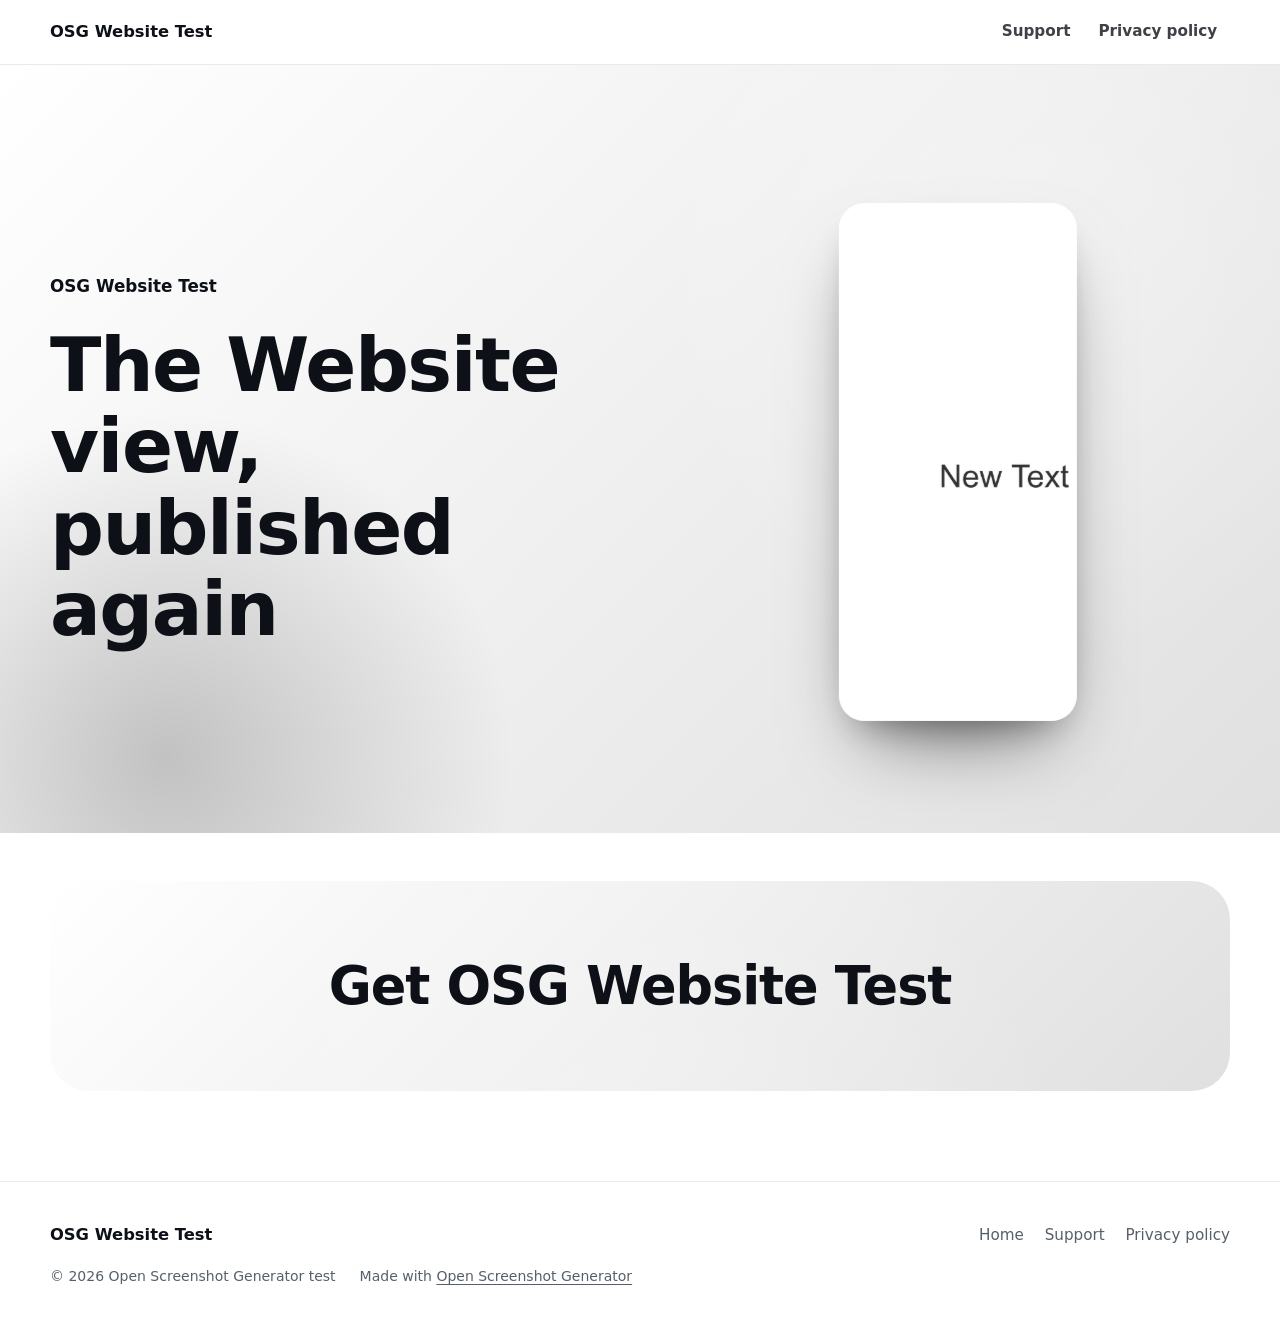
<file: index.html>
<!doctype html>
<html lang="en-US" dir="ltr" data-locale="en-US">
<head>
<meta charset="utf-8">
<meta name="viewport" content="width=device-width, initial-scale=1">
<title>OSG Website Test: The Website view, published again</title>
<meta name="description" content="A test of the Website view in Open Screenshot Generator">
<meta name="theme-color" content="#ffffff">
<meta property="og:type" content="website">
<meta property="og:title" content="OSG Website Test: The Website view, published again">
<meta property="og:description" content="A test of the Website view in Open Screenshot Generator">
<meta property="og:url" content="https://dotnetdreamer.github.io/osg-website-test/">
<meta property="og:image" content="https://dotnetdreamer.github.io/osg-website-test/assets/shots/2256c862039c.jpg">
<meta name="twitter:card" content="summary_large_image">
<link rel="canonical" href="https://dotnetdreamer.github.io/osg-website-test/">

<link rel="stylesheet" href="assets/site.css">
</head>
<body class="page-home">
<a class="skip" href="#main">Skip to content</a>
<header class="top"><div class="wrap">
<a class="brand" href="./"><span>OSG Website Test</span></a>
<nav class="links" aria-label="Pages"><a href="support/">Support</a><a href="privacy/">Privacy policy</a></nav>

</div></header>
<main id="main">
<section class="hero"><div class="wrap">
<div class="copy">
<p class="eyebrow"><span>OSG Website Test</span></p>
<h1>The Website view, published again</h1>


</div>
<div class="fan" aria-hidden="true"><img class="c" src="assets/shots/2256c862039c.jpg" width="760" height="1652" alt="New Text" decoding="async"></div>
</div></section>


<section class="cta"><div class="wrap"><div class="box"><h2>Get OSG Website Test</h2></div></div></section>
<script type="application/ld+json">{"@context":"https://schema.org","@type":"MobileApplication","name":"OSG Website Test","description":"A test of the Website view in Open Screenshot Generator","author":{"@type":"Organization","name":"Open Screenshot Generator test"},"sameAs":[]}</script>
</main>
<footer class="foot"><div class="wrap">
<a class="brand" href="./"><span>OSG Website Test</span></a>
<nav aria-label="Pages"><a href="./">Home</a><a href="support/">Support</a><a href="privacy/">Privacy policy</a></nav>
<div class="fine"><span>&copy; 2026 Open Screenshot Generator test</span><span>Made with <a href="https://openscrgen.app">Open Screenshot Generator</a></span></div>
</div></footer>

<script>(function(){var d=document;d.addEventListener('click',function(e){d.querySelectorAll('details.lang[open]').forEach(function(x){if(!x.contains(e.target))x.removeAttribute('open')})});try{if(sessionStorage.getItem('osg-lang-dismissed'))return}catch(e){}var here=(d.documentElement.getAttribute('data-locale')||'').toLowerCase(),links=[].slice.call(d.querySelectorAll('.lang a[data-lang]')),want=(navigator.languages||[navigator.language||'']).map(function(x){return String(x).toLowerCase()});if(!links.length)return;function pick(){for(var i=0;i<want.length;i++){var w=want[i];if(!w)continue;var exact=links.filter(function(a){return a.getAttribute('data-lang').toLowerCase()===w})[0];if(exact)return exact;var p=w.split('-')[0],same=links.filter(function(a){return a.getAttribute('data-lang').toLowerCase().split('-')[0]===p})[0];if(same)return same}return null}var best=pick();if(!best||best.getAttribute('data-lang').toLowerCase()===here)return;if(here.split('-')[0]===best.getAttribute('data-lang').toLowerCase().split('-')[0])return;var s=d.getElementById('osg-suggest');if(!s)return;var a=s.querySelector('a');a.setAttribute('href',best.getAttribute('href'));a.setAttribute('lang',best.getAttribute('lang'));a.querySelector('span').textContent=best.textContent;s.classList.add('show');s.querySelector('button').addEventListener('click',function(){s.classList.remove('show');try{sessionStorage.setItem('osg-lang-dismissed','1')}catch(e){}})})();</script>
</body>
</html>
</file>
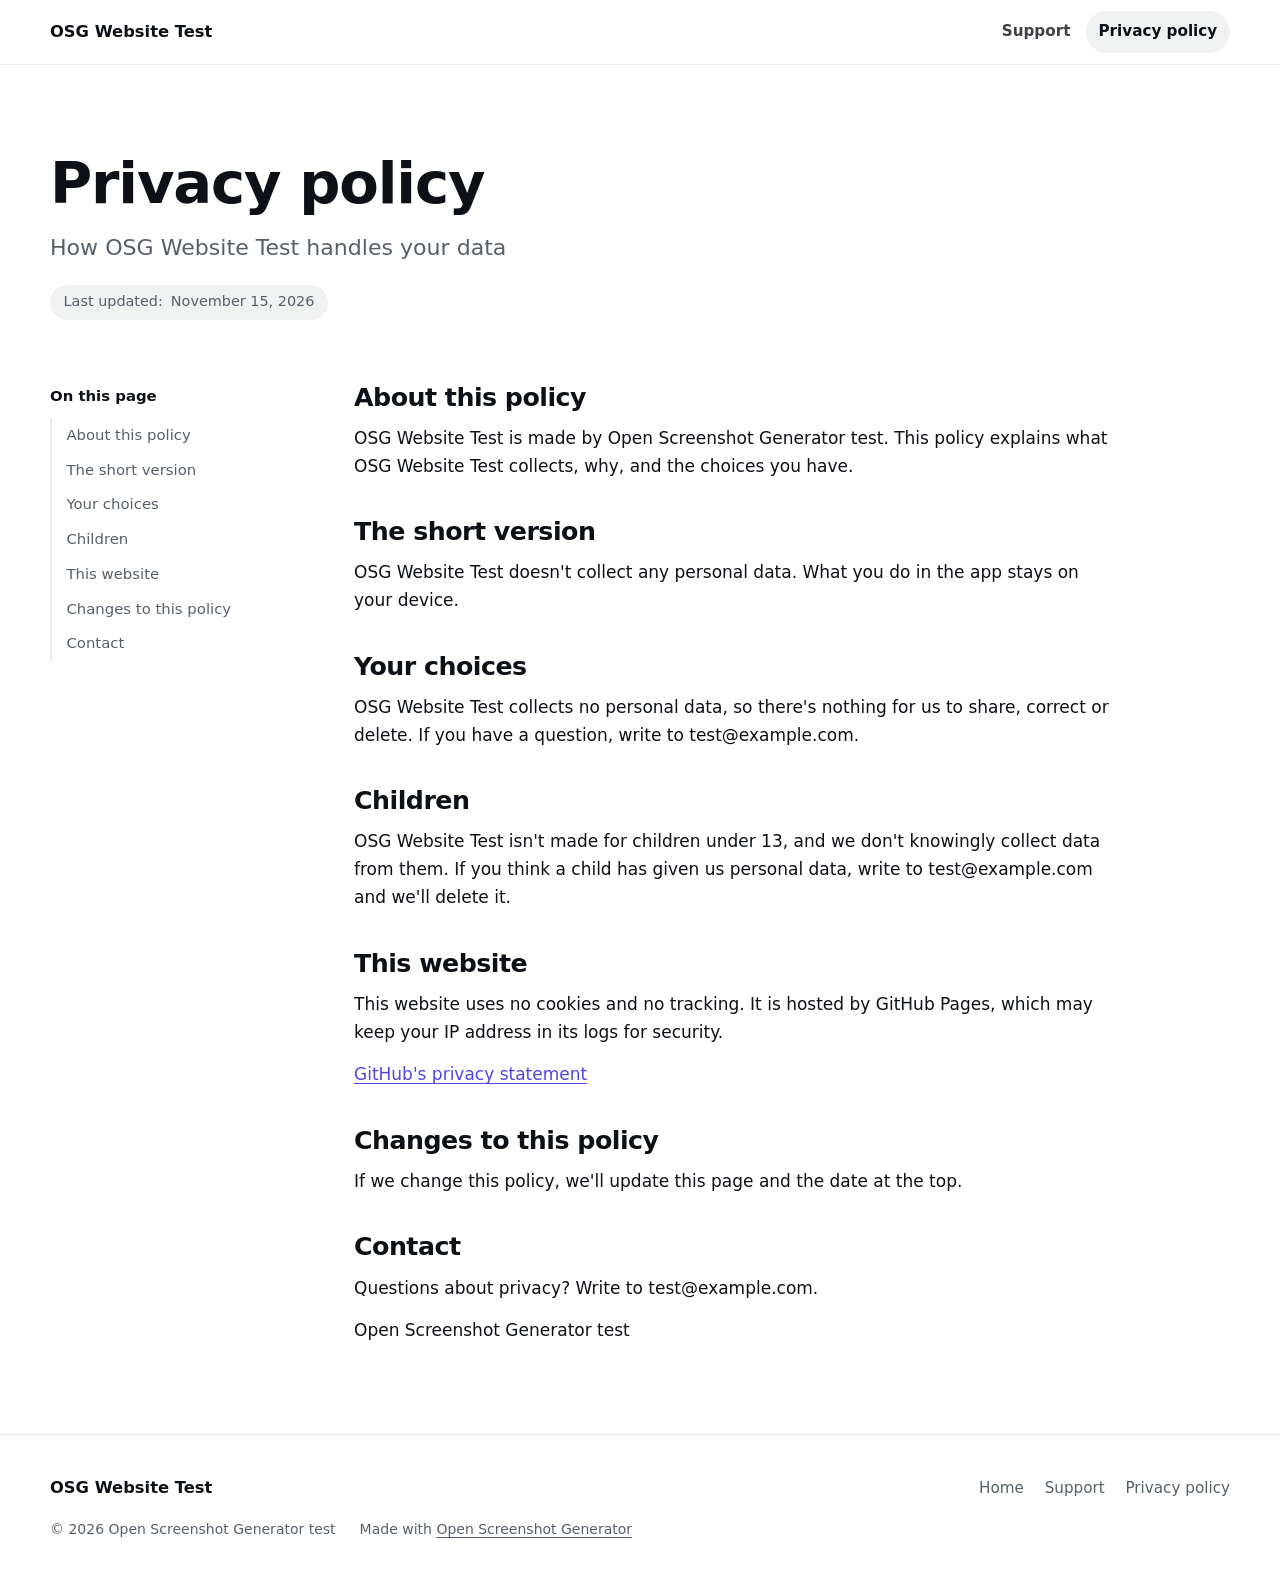
<file: privacy/index.html>
<!doctype html>
<html lang="en-US" dir="ltr" data-locale="en-US">
<head>
<meta charset="utf-8">
<meta name="viewport" content="width=device-width, initial-scale=1">
<title>Privacy policy: OSG Website Test</title>
<meta name="description" content="How OSG Website Test handles your data">
<meta name="theme-color" content="#ffffff">
<meta property="og:type" content="website">
<meta property="og:title" content="Privacy policy: OSG Website Test">
<meta property="og:description" content="How OSG Website Test handles your data">
<meta property="og:url" content="https://dotnetdreamer.github.io/osg-website-test/privacy/">
<meta name="twitter:card" content="summary">
<link rel="canonical" href="https://dotnetdreamer.github.io/osg-website-test/privacy/">

<link rel="stylesheet" href="../assets/site.css">
</head>
<body class="page-privacy">
<a class="skip" href="#main">Skip to content</a>
<header class="top"><div class="wrap">
<a class="brand" href="../"><span>OSG Website Test</span></a>
<nav class="links" aria-label="Pages"><a href="../support/">Support</a><a href="./" aria-current="page">Privacy policy</a></nav>

</div></header>
<main id="main">
<section class="head"><div class="wrap"><h1>Privacy policy</h1><p class="lead">How OSG Website Test handles your data</p><p class="date">Last updated: <time datetime="2026-11-15">November 15, 2026</time></p></div></section>
<div class="wrap doc">
<nav class="toc" aria-labelledby="toc-title"><p id="toc-title">On this page</p><ol><li><a href="#about">About this policy</a></li><li><a href="#summary">The short version</a></li><li><a href="#choices">Your choices</a></li><li><a href="#children">Children</a></li><li><a href="#website">This website</a></li><li><a href="#changes">Changes to this policy</a></li><li><a href="#contact">Contact</a></li></ol></nav>
<article class="prose"><section id="about" aria-labelledby="about-title"><h2 id="about-title">About this policy</h2><p>OSG Website Test is made by Open Screenshot Generator test. This policy explains what OSG Website Test collects, why, and the choices you have.</p></section>
<section id="summary" aria-labelledby="summary-title"><h2 id="summary-title">The short version</h2><p>OSG Website Test doesn&#39;t collect any personal data. What you do in the app stays on your device.</p></section>
<section id="choices" aria-labelledby="choices-title"><h2 id="choices-title">Your choices</h2><p>OSG Website Test collects no personal data, so there&#39;s nothing for us to share, correct or delete. If you have a question, write to test@example.com.</p></section>
<section id="children" aria-labelledby="children-title"><h2 id="children-title">Children</h2><p>OSG Website Test isn&#39;t made for children under 13, and we don&#39;t knowingly collect data from them. If you think a child has given us personal data, write to test@example.com and we&#39;ll delete it.</p></section>
<section id="website" aria-labelledby="website-title"><h2 id="website-title">This website</h2><p>This website uses no cookies and no tracking. It is hosted by GitHub Pages, which may keep your IP address in its logs for security.</p><p class="more"><a href="https://docs.github.com/site-policy/privacy-policies/github-general-privacy-statement">GitHub&#39;s privacy statement</a></p></section>
<section id="changes" aria-labelledby="changes-title"><h2 id="changes-title">Changes to this policy</h2><p>If we change this policy, we&#39;ll update this page and the date at the top.</p></section>
<section id="contact" aria-labelledby="contact-title"><h2 id="contact-title">Contact</h2><p>Questions about privacy? Write to test@example.com.</p><p>Open Screenshot Generator test</p></section></article>
</div>
</main>
<footer class="foot"><div class="wrap">
<a class="brand" href="../"><span>OSG Website Test</span></a>
<nav aria-label="Pages"><a href="../">Home</a><a href="../support/">Support</a><a href="./">Privacy policy</a></nav>
<div class="fine"><span>&copy; 2026 Open Screenshot Generator test</span><span>Made with <a href="https://openscrgen.app">Open Screenshot Generator</a></span></div>
</div></footer>

<script>(function(){var d=document;d.addEventListener('click',function(e){d.querySelectorAll('details.lang[open]').forEach(function(x){if(!x.contains(e.target))x.removeAttribute('open')})});try{if(sessionStorage.getItem('osg-lang-dismissed'))return}catch(e){}var here=(d.documentElement.getAttribute('data-locale')||'').toLowerCase(),links=[].slice.call(d.querySelectorAll('.lang a[data-lang]')),want=(navigator.languages||[navigator.language||'']).map(function(x){return String(x).toLowerCase()});if(!links.length)return;function pick(){for(var i=0;i<want.length;i++){var w=want[i];if(!w)continue;var exact=links.filter(function(a){return a.getAttribute('data-lang').toLowerCase()===w})[0];if(exact)return exact;var p=w.split('-')[0],same=links.filter(function(a){return a.getAttribute('data-lang').toLowerCase().split('-')[0]===p})[0];if(same)return same}return null}var best=pick();if(!best||best.getAttribute('data-lang').toLowerCase()===here)return;if(here.split('-')[0]===best.getAttribute('data-lang').toLowerCase().split('-')[0])return;var s=d.getElementById('osg-suggest');if(!s)return;var a=s.querySelector('a');a.setAttribute('href',best.getAttribute('href'));a.setAttribute('lang',best.getAttribute('lang'));a.querySelector('span').textContent=best.textContent;s.classList.add('show');s.querySelector('button').addEventListener('click',function(){s.classList.remove('show');try{sessionStorage.setItem('osg-lang-dismissed','1')}catch(e){}})})();</script>
</body>
</html>
</file>
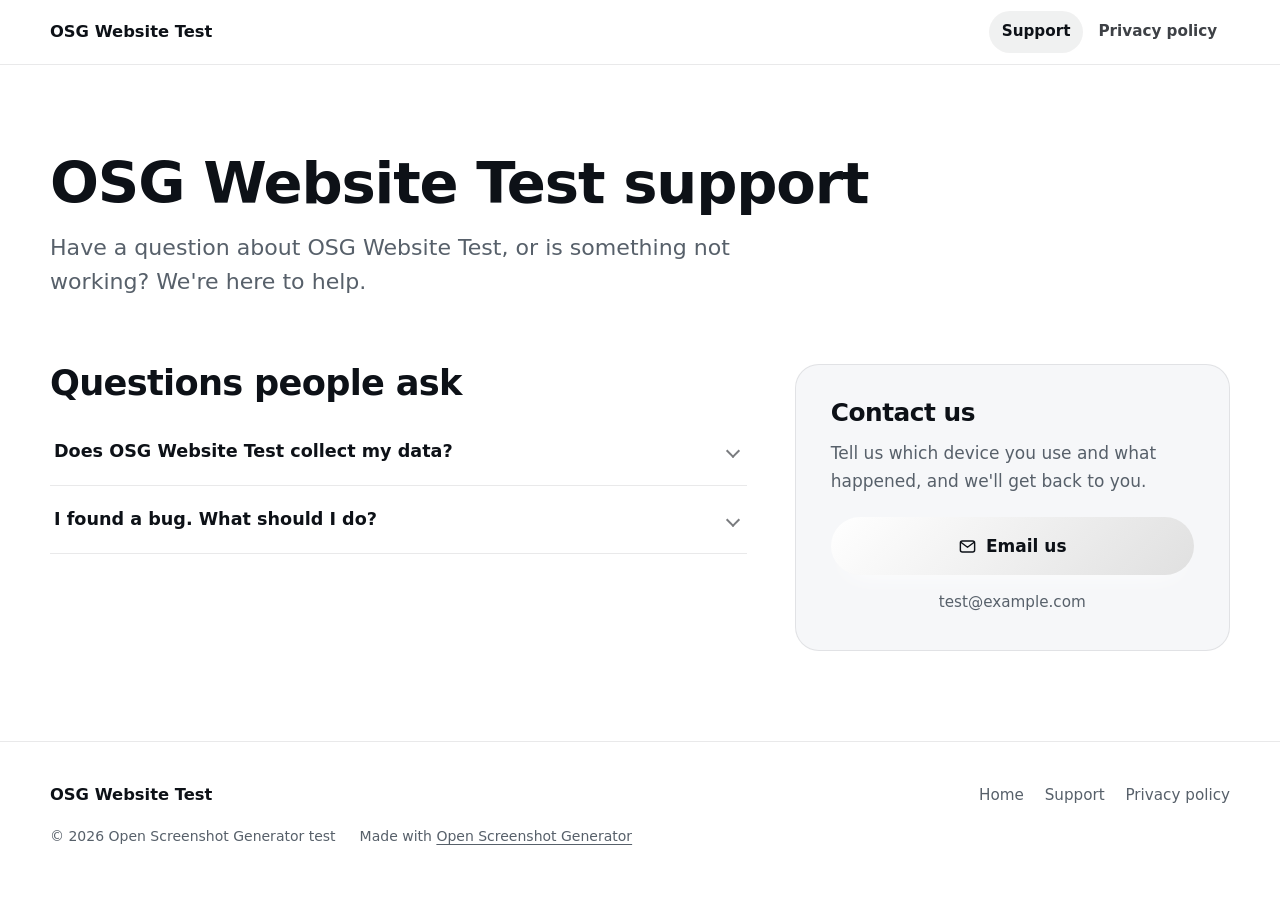
<file: support/index.html>
<!doctype html>
<html lang="en-US" dir="ltr" data-locale="en-US">
<head>
<meta charset="utf-8">
<meta name="viewport" content="width=device-width, initial-scale=1">
<title>OSG Website Test support</title>
<meta name="description" content="Have a question about OSG Website Test, or is something not working? We&#39;re here to help.">
<meta name="theme-color" content="#ffffff">
<meta property="og:type" content="website">
<meta property="og:title" content="OSG Website Test support">
<meta property="og:description" content="Have a question about OSG Website Test, or is something not working? We&#39;re here to help.">
<meta property="og:url" content="https://dotnetdreamer.github.io/osg-website-test/support/">
<meta name="twitter:card" content="summary">
<link rel="canonical" href="https://dotnetdreamer.github.io/osg-website-test/support/">

<link rel="stylesheet" href="../assets/site.css">
</head>
<body class="page-support">
<a class="skip" href="#main">Skip to content</a>
<header class="top"><div class="wrap">
<a class="brand" href="../"><span>OSG Website Test</span></a>
<nav class="links" aria-label="Pages"><a href="./" aria-current="page">Support</a><a href="../privacy/">Privacy policy</a></nav>

</div></header>
<main id="main">
<section class="head"><div class="wrap"><h1>OSG Website Test support</h1><p class="lead">Have a question about OSG Website Test, or is something not working? We&#39;re here to help.</p></div></section>
<div class="wrap support">
<section class="faq" aria-labelledby="faq-title"><h2 id="faq-title">Questions people ask</h2><details><summary>Does OSG Website Test collect my data?</summary><div class="answer"><p>No. OSG Website Test doesn&#39;t collect any personal data. The privacy policy explains it in full.</p></div></details>
<details><summary>I found a bug. What should I do?</summary><div class="answer"><p>Please email us at test@example.com. Tell us what you did, what happened and which device you use. A screenshot helps a lot.</p></div></details></section>
<aside class="card contact" aria-labelledby="contact-title"><h2 id="contact-title">Contact us</h2><p>Tell us which device you use and what happened, and we&#39;ll get back to you.</p><a class="button" href="mailto:test@example.com?subject=OSG%20Website%20Test%3A%20Support"><svg viewBox="0 0 24 24" aria-hidden="true" fill="none" stroke="currentColor" stroke-width="1.8" stroke-linecap="round" stroke-linejoin="round"><rect x="3" y="5" width="18" height="14" rx="2.5"/><path d="m4 7 8 6 8-6"/></svg><span>Email us</span></a><span class="mail">test@example.com</span></aside>
</div>
</main>
<footer class="foot"><div class="wrap">
<a class="brand" href="../"><span>OSG Website Test</span></a>
<nav aria-label="Pages"><a href="../">Home</a><a href="./">Support</a><a href="../privacy/">Privacy policy</a></nav>
<div class="fine"><span>&copy; 2026 Open Screenshot Generator test</span><span>Made with <a href="https://openscrgen.app">Open Screenshot Generator</a></span></div>
</div></footer>

<script>(function(){var d=document;d.addEventListener('click',function(e){d.querySelectorAll('details.lang[open]').forEach(function(x){if(!x.contains(e.target))x.removeAttribute('open')})});try{if(sessionStorage.getItem('osg-lang-dismissed'))return}catch(e){}var here=(d.documentElement.getAttribute('data-locale')||'').toLowerCase(),links=[].slice.call(d.querySelectorAll('.lang a[data-lang]')),want=(navigator.languages||[navigator.language||'']).map(function(x){return String(x).toLowerCase()});if(!links.length)return;function pick(){for(var i=0;i<want.length;i++){var w=want[i];if(!w)continue;var exact=links.filter(function(a){return a.getAttribute('data-lang').toLowerCase()===w})[0];if(exact)return exact;var p=w.split('-')[0],same=links.filter(function(a){return a.getAttribute('data-lang').toLowerCase().split('-')[0]===p})[0];if(same)return same}return null}var best=pick();if(!best||best.getAttribute('data-lang').toLowerCase()===here)return;if(here.split('-')[0]===best.getAttribute('data-lang').toLowerCase().split('-')[0])return;var s=d.getElementById('osg-suggest');if(!s)return;var a=s.querySelector('a');a.setAttribute('href',best.getAttribute('href'));a.setAttribute('lang',best.getAttribute('lang'));a.querySelector('span').textContent=best.textContent;s.classList.add('show');s.querySelector('button').addEventListener('click',function(){s.classList.remove('show');try{sessionStorage.setItem('osg-lang-dismissed','1')}catch(e){}})})();</script>
</body>
</html>
</file>
<file: assets/site.css>
:root{--brand:#ffffff;--brand-2:#e0e0e0;--on-brand:#0d1117;--btn-bg:#0d1117;--btn-ink:#ffffff;--paper:#ffffff;--ink:#0d1117;--muted:#57606a;--line:rgba(13,17,23,.09);--chip:rgba(13,17,23,.06);--card:#f6f7f9;--card-solid:#ffffff;--glass:rgba(255,255,255,.8);--tint:#ffffff;--link:#4f46e5;--font-body:system-ui, -apple-system, "Segoe UI", Roboto, "Helvetica Neue", Arial, "Noto Sans", "Apple Color Emoji", "Segoe UI Emoji", sans-serif;--font-head:system-ui, -apple-system, "Segoe UI", Roboto, "Helvetica Neue", Arial, "Noto Sans", "Apple Color Emoji", "Segoe UI Emoji", sans-serif;--head-weight:700;color-scheme:light dark}
@media (prefers-color-scheme:dark){:root:not([data-theme=light]){--paper:#0b0d12;--ink:#eef1f6;--muted:#a3acba;--line:rgba(255,255,255,.1);--chip:rgba(255,255,255,.08);--card:#12161e;--card-solid:#151a23;--glass:rgba(11,13,18,.74);--tint:#414246;--link:#716aea}}
:root[data-theme=dark]{--paper:#0b0d12;--ink:#eef1f6;--muted:#a3acba;--line:rgba(255,255,255,.1);--chip:rgba(255,255,255,.08);--card:#12161e;--card-solid:#151a23;--glass:rgba(11,13,18,.74);--tint:#414246;--link:#716aea}
*,*::before,*::after{box-sizing:border-box}
html{-webkit-text-size-adjust:100%;text-size-adjust:100%;scroll-behavior:smooth}
@media (prefers-reduced-motion:reduce){html{scroll-behavior:auto}}
body{margin:0;background:var(--paper);color:var(--ink);font:400 1.0625rem/1.65 var(--font-body);-webkit-font-smoothing:antialiased;text-rendering:optimizeLegibility;overflow-wrap:break-word}
img{max-width:100%;height:auto;display:block}
a{color:var(--link);text-underline-offset:.18em}
:focus-visible{outline:3px solid var(--link);outline-offset:3px;border-radius:8px}
h1,h2,h3{font-family:var(--font-head);font-weight:var(--head-weight);line-height:1.08;letter-spacing:-.02em;margin:0;text-wrap:balance;overflow-wrap:break-word;-webkit-hyphens:auto;hyphens:auto}
p{margin:0}
.wrap{width:min(1180px,100% - 3rem);margin-inline:auto}
.lead{font-size:clamp(1.12rem,.95rem + .7vw,1.38rem);line-height:1.55;text-wrap:pretty}
.skip{position:absolute;inset-inline-start:1rem;top:-4rem;z-index:60;background:var(--ink);color:var(--paper);padding:.6rem 1rem;border-radius:12px;text-decoration:none}
.skip:focus{top:1rem}
.top{position:sticky;top:0;z-index:40;background:var(--glass);-webkit-backdrop-filter:saturate(1.6) blur(14px);backdrop-filter:saturate(1.6) blur(14px);border-bottom:1px solid var(--line)}
.top .wrap{display:flex;align-items:center;gap:.5rem;min-height:64px}
.brand{display:inline-flex;align-items:center;gap:.65rem;color:inherit;text-decoration:none;font-weight:650;font-size:1.02rem;margin-inline-end:auto;min-width:0}
.brand span{overflow:hidden;text-overflow:ellipsis;white-space:nowrap}
.brand img{width:32px;height:32px;border-radius:22.5%;box-shadow:0 1px 3px rgba(0,0,0,.2);flex:none}
.links{display:flex;align-items:center;gap:.15rem}
.links a,.lang summary{color:inherit;text-decoration:none;padding:.5rem .8rem;border-radius:999px;font-size:.95rem;font-weight:560;opacity:.8;white-space:nowrap}
.links a:hover,.links a[aria-current=page],.lang[open] summary,.lang summary:hover{opacity:1;background:var(--chip)}
.lang{position:relative}
.lang summary{list-style:none;cursor:pointer;display:inline-flex;align-items:center;gap:.4rem}
.lang summary::-webkit-details-marker{display:none}
.lang summary svg{width:18px;height:18px}
.lang ul{position:absolute;inset-inline-end:0;top:calc(100% + .45rem);min-width:13rem;max-height:min(70vh,26rem);overflow:auto;margin:0;padding:.4rem;list-style:none;background:var(--card-solid);color:var(--ink);border:1px solid var(--line);border-radius:16px;box-shadow:0 24px 48px -18px rgba(0,0,0,.38)}
.lang li a{display:block;padding:.55rem .8rem;border-radius:10px;color:inherit;text-decoration:none}
.lang li a:hover{background:var(--chip)}
.lang li a[aria-current=true]{font-weight:650}
@media (max-width:720px){.top{position:relative}.top .wrap{flex-wrap:wrap;column-gap:.25rem;row-gap:0;min-height:0;padding-block:.45rem .3rem}.top .brand{flex:1 1 0;min-height:44px}.top .lang{order:2}.top .links{order:3;flex:1 1 100%;flex-wrap:wrap;gap:0;margin-inline:-.6rem}.links a,.lang summary{padding:.45rem .6rem;font-size:.9rem;max-width:100%;overflow:hidden;text-overflow:ellipsis}}
.hero{position:relative;overflow:hidden;isolation:isolate;color:var(--on-brand);background:linear-gradient(135deg,var(--brand) 0%,var(--brand-2) 100%)}
.hero::before{content:"";position:absolute;z-index:-1;top:-25%;inset-inline-end:-12%;width:min(62vw,820px);aspect-ratio:1;background:radial-gradient(closest-side,rgba(255,255,255,.3),transparent)}
.hero::after{content:"";position:absolute;z-index:-1;bottom:-35%;inset-inline-start:-14%;width:min(54vw,700px);aspect-ratio:1;background:radial-gradient(closest-side,rgba(0,0,0,.2),transparent)}
.hero .wrap{display:grid;grid-template-columns:minmax(0,1.05fr) minmax(0,1fr);gap:clamp(2rem,5vw,5rem);align-items:center;padding-block:clamp(3.5rem,8vw,7.5rem) clamp(3rem,6vw,5.5rem)}
.hero.bare .wrap{grid-template-columns:minmax(0,1fr);text-align:center}
.hero.bare .lead{margin-inline:auto}
.hero.bare .stores,.hero.bare .eyebrow{justify-content:center}
.eyebrow{display:flex;align-items:center;gap:.8rem;font-weight:650;font-size:1.05rem;margin-bottom:1.5rem}
.eyebrow img{width:60px;height:60px;border-radius:22.5%;box-shadow:0 14px 30px -12px rgba(0,0,0,.5),0 0 0 1px rgba(255,255,255,.2)}
.hero h1{font-size:clamp(2.5rem,1.35rem + 4.2vw,4.8rem)}
.hero .lead{margin-top:1.3rem;max-width:34ch;opacity:.93}
.stores{display:flex;flex-wrap:wrap;gap:.75rem;margin-top:2.2rem}
.store{display:inline-flex;align-items:center;gap:.6rem;padding:.85rem 1.35rem;border-radius:999px;font-weight:650;font-size:1rem;line-height:1.2;text-decoration:none;transition:transform .2s ease,box-shadow .2s ease}
.store svg{width:20px;height:20px;flex:none}
.store.solid{background:var(--btn-bg);color:var(--btn-ink);box-shadow:0 12px 26px -12px rgba(0,0,0,.55)}
.store.ghost{background:transparent;color:inherit;box-shadow:inset 0 0 0 1.5px currentColor}
.store:hover{transform:translateY(-2px)}
.fan{position:relative;height:clamp(380px,46vw,620px)}
.fan img{position:absolute;top:50%;left:50%;height:88%;width:auto;max-width:none;border-radius:clamp(16px,2vw,28px);box-shadow:0 40px 80px -30px rgba(0,0,0,.6),0 18px 36px -18px rgba(0,0,0,.35)}
.fan .c{transform:translate(-50%,-50%);z-index:3}
.fan .l{transform:translate(-106%,-47%) rotate(-7deg) scale(.84);z-index:2}
.fan .r{transform:translate(6%,-47%) rotate(7deg) scale(.84);z-index:1}
.fan.wide img{height:66%}
.fan.wide .l{transform:translate(-92%,-44%) rotate(-6deg) scale(.8)}
.fan.wide .r{transform:translate(-8%,-44%) rotate(6deg) scale(.8)}
@media (max-width:900px){.hero .wrap{grid-template-columns:minmax(0,1fr);text-align:center}.hero .lead{margin-inline:auto}.stores,.eyebrow{justify-content:center}.fan{height:clamp(330px,92vw,520px)}}
.features{padding-block:clamp(2.5rem,6vw,5rem)}
.feature{display:grid;grid-template-columns:minmax(0,1fr) minmax(0,1fr);align-items:center;gap:clamp(2rem,6vw,6rem);padding-block:clamp(2rem,5vw,4rem)}
.feature:nth-child(even) .shot{order:2}
.feature.plain{grid-template-columns:minmax(0,1fr);max-width:44rem;margin-inline:auto;text-align:center}
.feature.plain p{margin-inline:auto}
.feature .shot{display:flex;justify-content:center;align-items:center;padding:clamp(1.5rem,4vw,3rem);border-radius:clamp(24px,3vw,36px);background:var(--tint)}
.feature .shot img{max-height:min(620px,72vh);width:auto;border-radius:clamp(14px,1.8vw,24px);box-shadow:0 30px 60px -28px rgba(0,0,0,.5)}
.num{display:block;font:700 .8rem/1 var(--font-body);letter-spacing:.16em;color:var(--link);margin-bottom:1rem}
.feature h2{font-size:clamp(1.9rem,1.2rem + 2.2vw,3rem)}
.feature p{margin-top:1.1rem;font-size:1.13rem;color:var(--muted);max-width:36ch}
@media (max-width:820px){.feature{grid-template-columns:minmax(0,1fr);text-align:center}.feature:nth-child(even) .shot{order:0}.feature p{margin-inline:auto}}
.gallery{padding-block:clamp(2rem,5vw,4.5rem)}
.gallery h2{font-size:clamp(1.7rem,1.1rem + 1.8vw,2.6rem);margin-bottom:1.6rem}
.strip{display:flex;gap:1.25rem;overflow-x:auto;scroll-snap-type:x mandatory;padding:.5rem max(1.5rem,calc((100% - 1180px) / 2)) 2rem;scrollbar-width:thin;overscroll-behavior-x:contain}
.strip img{height:clamp(340px,42vw,520px);width:auto;max-width:none;flex:none;scroll-snap-align:center;border-radius:clamp(14px,1.8vw,22px);box-shadow:0 24px 48px -26px rgba(0,0,0,.5)}
.cta{padding-block:clamp(1.5rem,4vw,3rem) clamp(3rem,7vw,6rem)}
.cta .box{position:relative;overflow:hidden;isolation:isolate;border-radius:clamp(24px,3vw,40px);padding:clamp(2.5rem,6vw,5rem) clamp(1.5rem,5vw,4rem);text-align:center;color:var(--on-brand);background:linear-gradient(135deg,var(--brand),var(--brand-2))}
.cta .box::before{content:"";position:absolute;z-index:-1;top:-60%;left:50%;width:min(90vw,900px);aspect-ratio:1;transform:translateX(-50%);background:radial-gradient(closest-side,rgba(255,255,255,.24),transparent)}
.cta .icon{width:76px;height:76px;margin:0 auto 1.4rem;border-radius:22.5%;box-shadow:0 16px 34px -14px rgba(0,0,0,.55)}
.cta h2{font-size:clamp(2rem,1.2rem + 2.6vw,3.4rem)}
.cta p{margin:1rem auto 0;max-width:40ch;opacity:.92;font-size:1.15rem}
.cta .stores{justify-content:center}
.head{background:linear-gradient(180deg,var(--tint),transparent);padding-block:clamp(3rem,7vw,5.5rem) clamp(1.5rem,4vw,3rem)}
.head .icon{width:64px;height:64px;border-radius:22.5%;margin-bottom:1.6rem;box-shadow:0 12px 28px -14px rgba(0,0,0,.45)}
.head h1{font-size:clamp(2.2rem,1.3rem + 3vw,3.6rem)}
.head .lead{margin-top:1rem;color:var(--muted);max-width:54ch}
.head .lead+.lead{margin-top:.8rem}
.date{display:inline-flex;align-items:center;gap:.5rem;margin-top:1.2rem;padding:.35rem .85rem;border-radius:999px;background:var(--chip);font-size:.9rem;color:var(--muted)}
.support{display:grid;grid-template-columns:minmax(0,1.6fr) minmax(0,1fr);gap:clamp(1.5rem,4vw,3rem);align-items:start;padding-block:1rem clamp(3rem,7vw,6rem)}
.card{background:var(--card);border:1px solid var(--line);border-radius:24px;padding:clamp(1.5rem,3vw,2.2rem)}
.contact{position:sticky;top:88px}
.contact h2{font-size:1.55rem}
.contact p{margin-top:.75rem;color:var(--muted)}
.button{display:flex;align-items:center;justify-content:center;gap:.55rem;margin-top:1.4rem;padding:.95rem 1.4rem;border-radius:999px;background:linear-gradient(135deg,var(--brand),var(--brand-2));color:var(--on-brand);font-weight:650;text-decoration:none;box-shadow:0 14px 28px -16px var(--brand)}
.button svg{width:19px;height:19px}
.mail{display:block;margin-top:.9rem;font-size:.95rem;overflow-wrap:anywhere;text-align:center;color:var(--muted)}
.faq h2{font-size:clamp(1.6rem,1.1rem + 1.4vw,2.2rem);margin-bottom:1rem}
.faq details{border-bottom:1px solid var(--line)}
.faq summary{list-style:none;cursor:pointer;display:flex;align-items:center;justify-content:space-between;gap:1rem;padding:1.2rem .25rem;font-weight:620;font-size:1.1rem}
.faq summary::-webkit-details-marker{display:none}
.faq summary::after{content:"";flex:none;width:10px;height:10px;border-inline-end:2px solid currentColor;border-bottom:2px solid currentColor;transform:rotate(45deg);transition:transform .2s ease;opacity:.55;margin-inline-end:.3rem}
.faq details[open] summary::after{transform:rotate(225deg)}
.faq .answer{padding:0 .25rem 1.35rem;color:var(--muted)}
.faq .answer p+p{margin-top:.8rem}
@media (max-width:860px){.support{grid-template-columns:minmax(0,1fr)}.contact{position:static}}
.doc{display:grid;grid-template-columns:minmax(0,15rem) minmax(0,1fr);gap:clamp(2rem,5vw,4.5rem);align-items:start;padding-block:1rem clamp(3rem,7vw,6rem)}
.toc{position:sticky;top:88px;font-size:.93rem}
.toc p{font-weight:650;margin-bottom:.6rem}
.toc ol{list-style:none;margin:0;padding:0;border-inline-start:2px solid var(--line)}
.toc a{display:block;padding:.32rem .9rem;margin-inline-start:-2px;border-inline-start:2px solid transparent;color:var(--muted);text-decoration:none}
.toc a:hover{color:var(--ink);border-color:var(--link)}
.prose{max-width:70ch}
.prose section{scroll-margin-top:88px}
.prose section+section{margin-top:2.4rem}
.prose h2{font-size:clamp(1.35rem,1.1rem + .6vw,1.7rem);margin-bottom:.8rem}
.prose p+p,.prose p+ul,.prose ul+p,.prose p+.more,.prose ul+.more{margin-top:.9rem}
.prose ul{padding-inline-start:1.25rem;margin:0}
.prose li+li{margin-top:.35rem}
.prose li::marker{color:var(--link)}
.more{display:inline-block}
@media (max-width:900px){.doc{grid-template-columns:minmax(0,1fr)}.toc{position:static}}
.foot{border-top:1px solid var(--line);padding-block:2.5rem 3rem;color:var(--muted);font-size:.95rem}
.foot .wrap{display:flex;flex-wrap:wrap;gap:1rem 2rem;align-items:center}
.foot .brand{color:var(--ink);margin-inline-end:0}
.foot nav{display:flex;flex-wrap:wrap;gap:.3rem 1.3rem;margin-inline-start:auto}
.foot nav a{color:inherit;text-decoration:none}
.foot nav a:hover{color:var(--ink);text-decoration:underline}
.fine{flex-basis:100%;display:flex;flex-wrap:wrap;gap:.4rem 1.5rem;font-size:.875rem}
.fine a{color:inherit}
.suggest{position:fixed;inset-inline-end:1rem;bottom:1rem;z-index:45;display:none;align-items:center;gap:.25rem;padding:.35rem .35rem .35rem .95rem;border-radius:999px;background:var(--ink);color:var(--paper);box-shadow:0 18px 40px -16px rgba(0,0,0,.55);font-size:.95rem}
.suggest.show{display:inline-flex}
.suggest a{color:inherit;font-weight:650;text-decoration:none;display:inline-flex;align-items:center;gap:.45rem}
.suggest a svg{width:17px;height:17px}
.suggest button{border:0;background:transparent;color:inherit;width:2rem;height:2rem;border-radius:999px;cursor:pointer;font-size:1.2rem;line-height:1}
.missing{min-height:60vh;display:grid;place-items:center;text-align:center;padding:4rem 1.5rem}
.missing h1{font-size:clamp(2rem,1.3rem + 2.4vw,3rem)}
.missing p{margin-top:1rem;color:var(--muted)}
.missing .button{display:inline-flex;width:auto}
@media (prefers-reduced-motion:no-preference){
.hero .copy>*{animation:rise .7s cubic-bezier(.2,.7,.2,1) both}
.hero .copy>:nth-child(2){animation-delay:.05s}
.hero .copy>:nth-child(3){animation-delay:.1s}
.hero .copy>:nth-child(4){animation-delay:.15s}
.fan img{animation:lift .9s cubic-bezier(.2,.7,.2,1) both}
.fan .l{animation-delay:.12s}
.fan .r{animation-delay:.2s}
}
@keyframes rise{from{opacity:0;translate:0 14px}to{opacity:1;translate:0 0}}
@keyframes lift{from{opacity:0;translate:0 28px}to{opacity:1;translate:0 0}}
@media print{.top,.foot,.toc,.skip,.suggest{display:none}.doc{display:block}body{background:#fff;color:#000}.head{background:none}}
</file>
